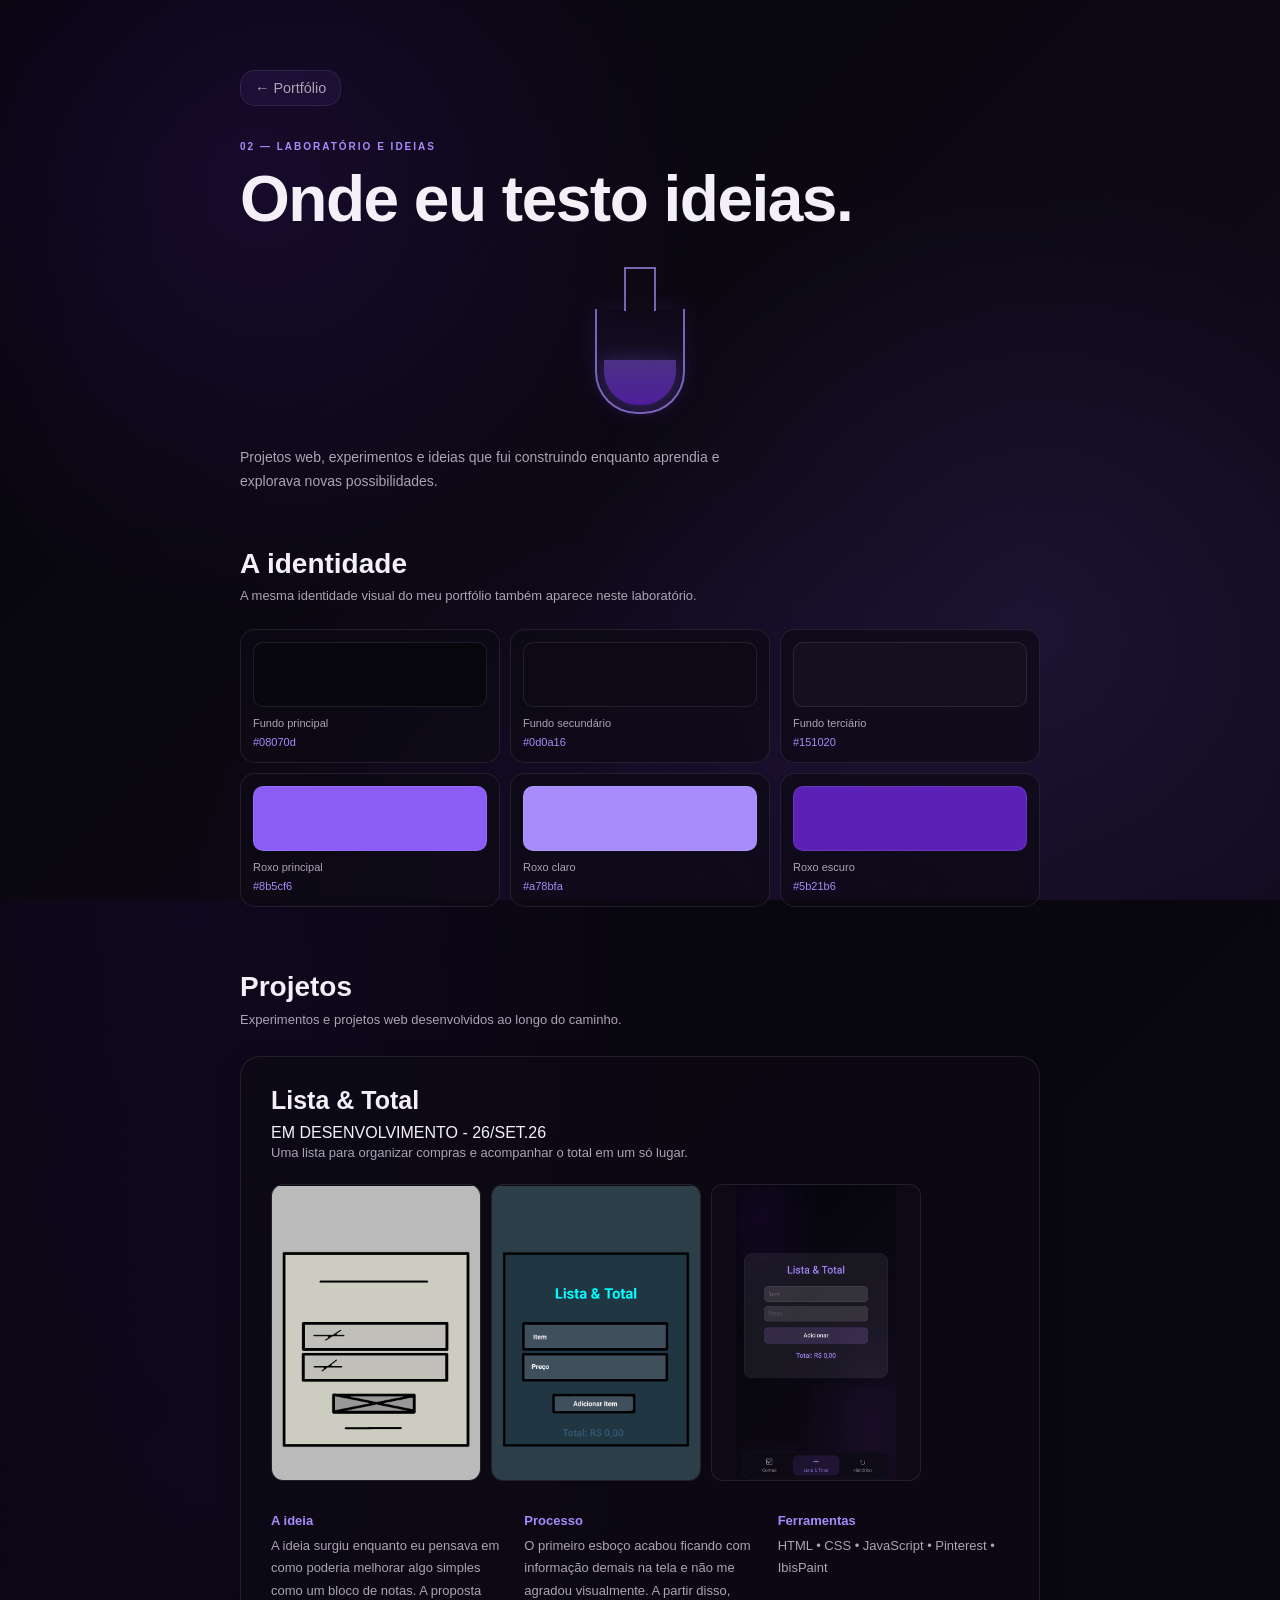
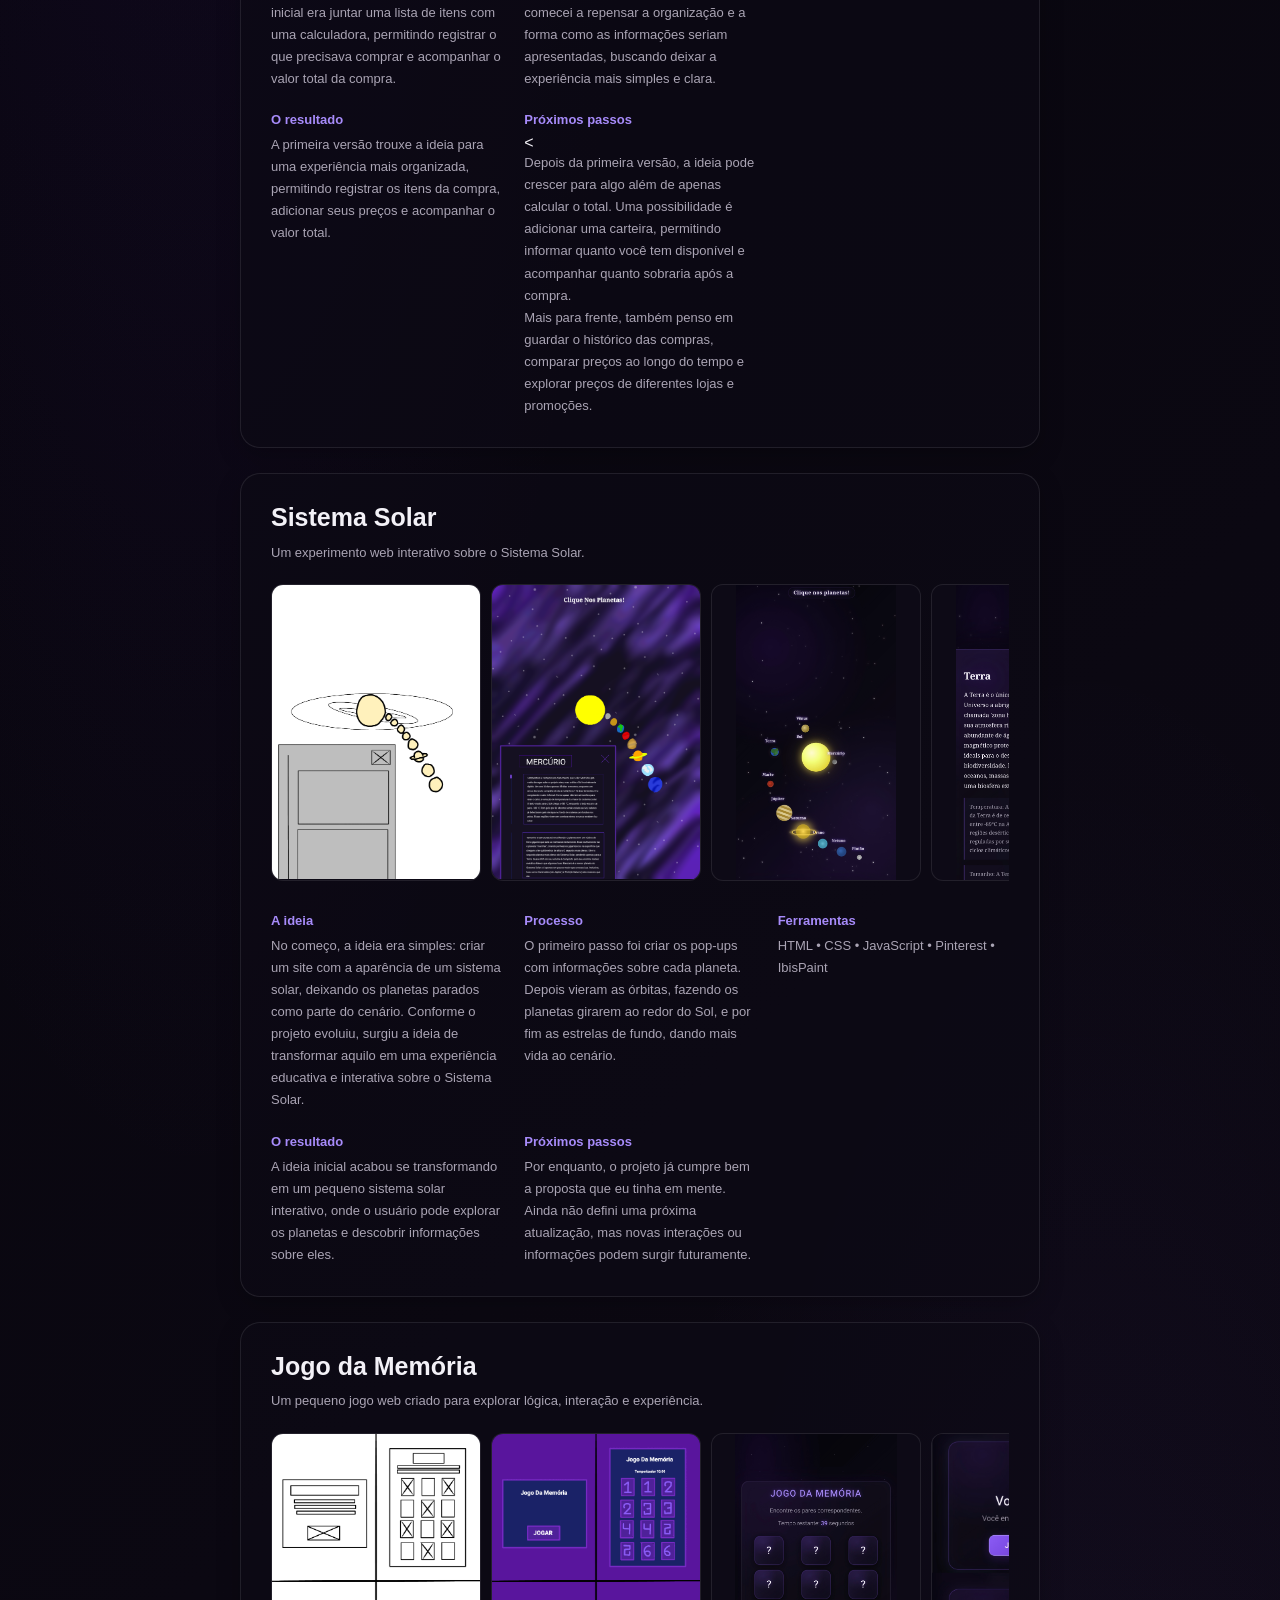
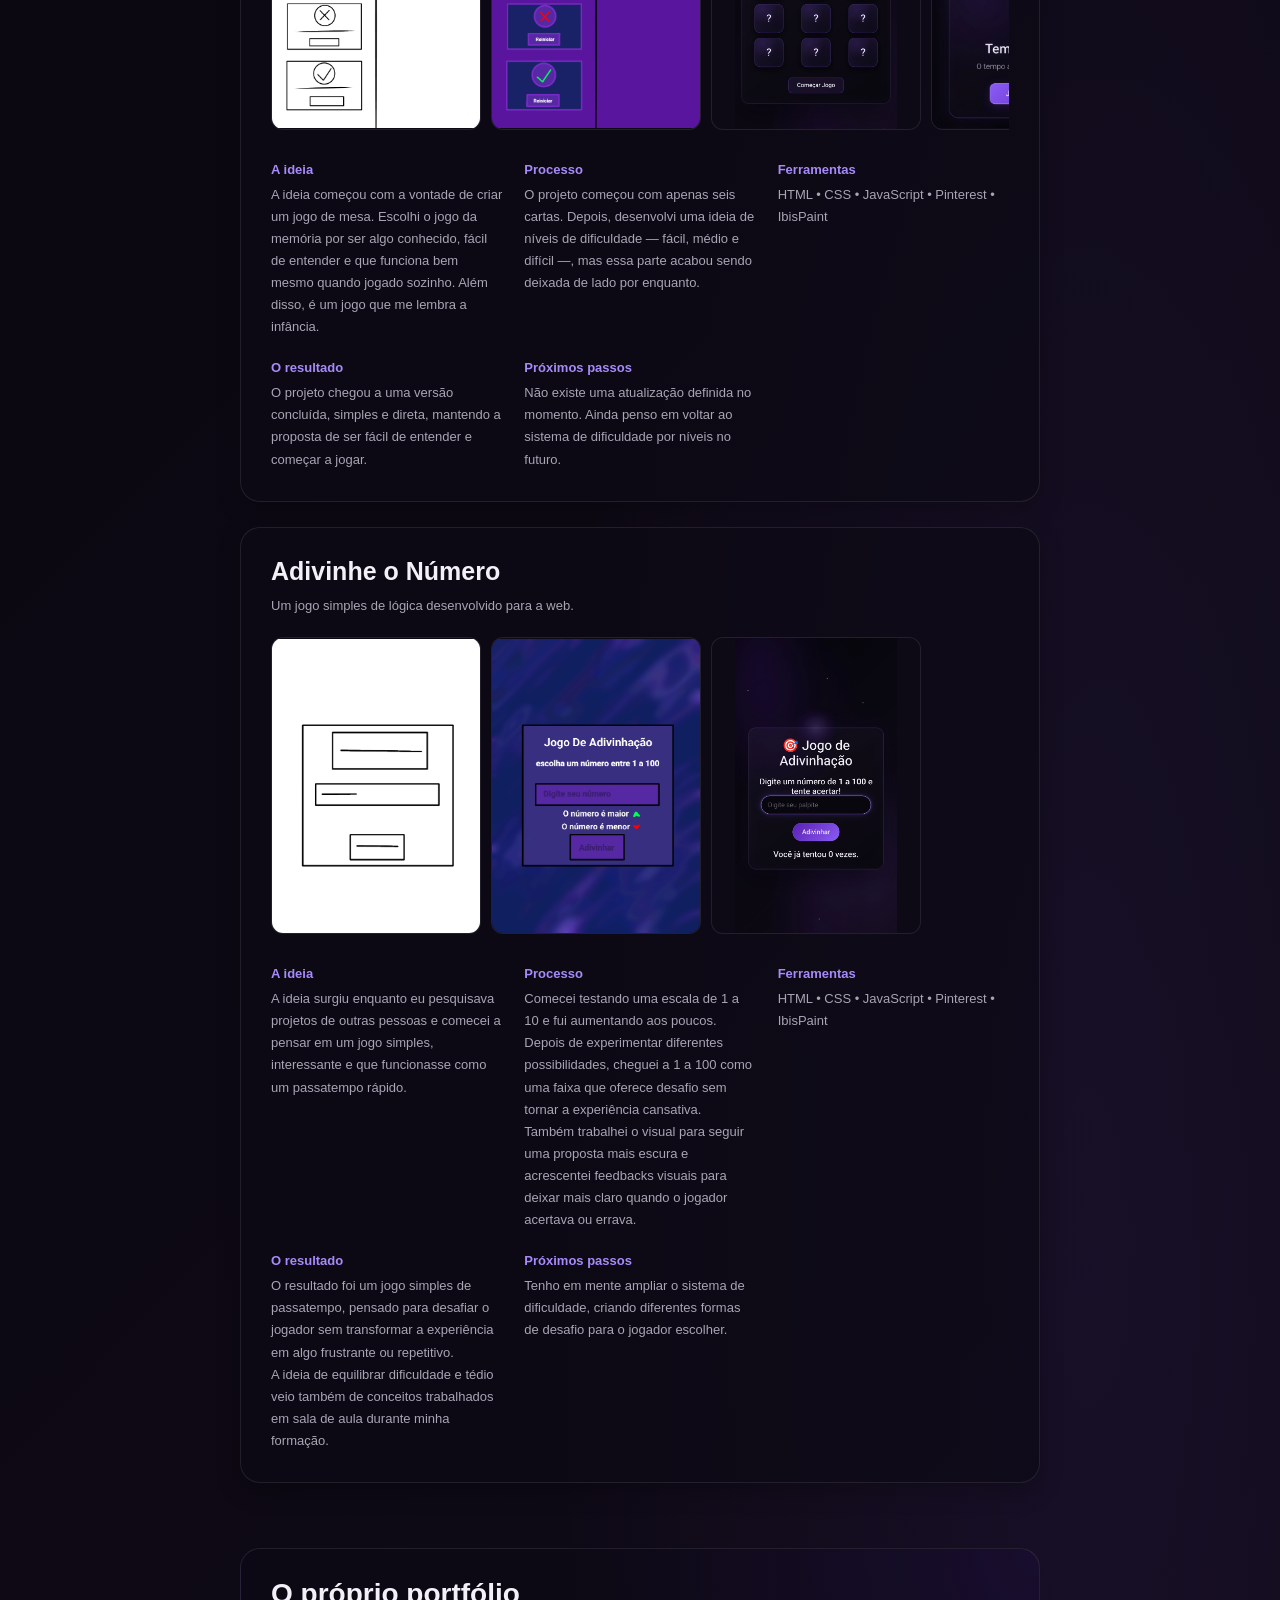
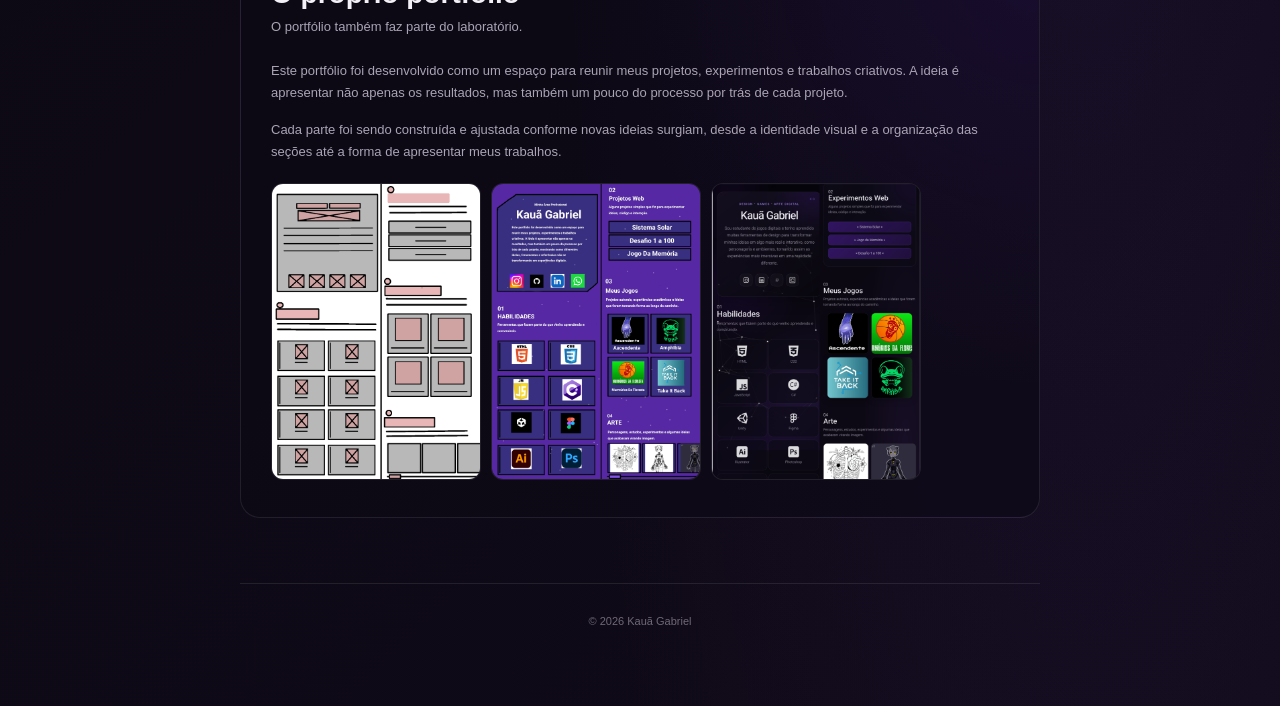
<file: Labs/labs.html>
<!DOCTYPE html>
<html lang="pt-br">

<head>
    <meta charset="UTF-8">
    <meta name="viewport" content="width=device-width, initial-scale=1.0">
    
    <title>Labs — Kauã Gabriel</title>
    
    <link rel="stylesheet" href="labs.css">
</head>

<body>
    
    <main class="labs-container">
        
        
        <!-- =====================================================
             CABEÇALHO
             ===================================================== -->
        
        <header class="labs-header">
            
            <a href="../index.html" class="labs-voltar">
                ← Portfólio
            </a>
            
            
            <span class="mini-titulo">
                02 — LABORATÓRIO E IDEIAS
            </span>
            
            
            <h1>
                Onde eu testo ideias.
            </h1>
            
            
            <div class="lab-preview-content">
                
                <div class="lab-illustration">
                    
                    <div class="flask">
                        
                        <div class="flask-neck"></div>
                        
                        <div class="liquid">
                            <span></span>
                            <span></span>
                            <span></span>
                        </div>
                        
                    </div>
                    
                    <div class="bubble bubble-1"></div>
                    <div class="bubble bubble-2"></div>
                    <div class="bubble bubble-3"></div>
                    
                </div>
                
            </div>
            
            
            <p>
                Projetos web, experimentos e ideias que fui
                construindo enquanto aprendia e explorava
                novas possibilidades.
            </p>
            
        </header>
        
        
        <!-- =====================================================
             IDENTIDADE
             ===================================================== -->
        
        <section class="labs-section">
            
            <div class="secao-titulo">
                
                <h2>
                    A identidade
                </h2>
                
                <p>
                    A mesma identidade visual do meu portfólio
                    também aparece neste laboratório.
                </p>
                
            </div>
            
            
            <div class="paleta">
                
                <div class="cor-item">
                    <div class="cor cor-fundo"></div>
                    <span>Fundo principal</span>
                    <strong>#08070d</strong>
                </div>
                
                
                <div class="cor-item">
                    <div class="cor cor-fundo-2"></div>
                    <span>Fundo secundário</span>
                    <strong>#0d0a16</strong>
                </div>
                
                
                <div class="cor-item">
                    <div class="cor cor-fundo-3"></div>
                    <span>Fundo terciário</span>
                    <strong>#151020</strong>
                </div>
                
                
                <div class="cor-item">
                    <div class="cor cor-roxo"></div>
                    <span>Roxo principal</span>
                    <strong>#8b5cf6</strong>
                </div>
                
                
                <div class="cor-item">
                    <div class="cor cor-roxo-claro"></div>
                    <span>Roxo claro</span>
                    <strong>#a78bfa</strong>
                </div>
                
                
                <div class="cor-item">
                    <div class="cor cor-roxo-escuro"></div>
                    <span>Roxo escuro</span>
                    <strong>#5b21b6</strong>
                </div>
                
            </div>
            
        </section>
        
        
        <!-- =====================================================
             PROJETOS
             ===================================================== -->
        
        <section class="labs-section projetos-section">
            
            
            <div class="secao-titulo">
                
                <h2>
                    Projetos
                </h2>
                
                <p>
                    Experimentos e projetos web desenvolvidos
                    ao longo do caminho.
                </p>
                
            </div>
            
            
            <!-- =================================================
                 LISTA & TOTAL
                 ================================================= -->
            
            <article class="lab-project">
                
                <h3>
                    Lista &amp; Total
                </h3>
                
                
                <span class="project-status">
                    EM DESENVOLVIMENTO - 26/SET.26
                </span>
                
                
                <p class="project-intro">
                    Uma lista para organizar compras e acompanhar
                    o total em um só lugar.
                </p>
                
                
                <div class="project-gallery">
                    
                    <img src="Imglabs/ListaTotal01.png" alt="Lista & Total">
                    
                    <img src="Imglabs/ListaTotal02.png" alt="Lista & Total">

                    <img src="Imglabs/ListaTotal03.jpg" alt="Lista & Total">
                </div>
                
                
                <div class="project-info">
                    
                    <div>
                        <h4>
                            A ideia
                        </h4>
                        
                        <p>
                            A ideia surgiu enquanto eu pensava em como
                            poderia melhorar algo simples como um bloco
                            de notas. A proposta inicial era juntar uma
                            lista de itens com uma calculadora, permitindo
                            registrar o que precisava comprar e acompanhar
                            o valor total da compra.
                        </p>
                    </div>
                    
                    
                    <div>
                        <h4>
                            Processo
                        </h4>
                        
                        <p>
                            O primeiro esboço acabou ficando com informação
                            demais na tela e não me agradou visualmente.
                            A partir disso, comecei a repensar a organização
                            e a forma como as informações seriam apresentadas,
                            buscando deixar a experiência mais simples e clara.
                        </p>
                    </div>
                    
                    
                    <div>
                        <h4>
                            Ferramentas
                        </h4>
                        <p>
                            HTML • CSS • JavaScript • Pinterest • IbisPaint
                        </p>
                    </div>
                    
                    
                    <div>
                        <h4>
                            O resultado
                        </h4>
                        
                        <p>
                            A primeira versão trouxe a ideia para uma
                            experiência mais organizada, permitindo registrar
                            os itens da compra, adicionar seus preços e
                            acompanhar o valor total.
                        </p>
                    </div>
                    
                    
                    <div>
                        <h4>
                            Próximos passos
                        </h4>
                        
                        <<p>
    Depois da primeira versão, a ideia pode crescer para algo além
    de apenas calcular o total. Uma possibilidade é adicionar uma
    carteira, permitindo informar quanto você tem disponível e
    acompanhar quanto sobraria após a compra.
</p>

<p>
    Mais para frente, também penso em guardar o histórico das compras,
    comparar preços ao longo do tempo e explorar preços de diferentes
    lojas e promoções.
</p>
                        
                    </div>
                    
                </div>
                
            </article>
            
            
            <!-- =================================================
                 SISTEMA SOLAR
                 ================================================= -->
            
            <article class="lab-project">
                
                <h3>
                    Sistema Solar
                </h3>
                
                
                <p class="project-intro">
                    Um experimento web interativo sobre
                    o Sistema Solar.
                </p>
                
                
                <div class="project-gallery">
                    
                    <img src="Imglabs/SistemaSolar01.png" alt="Sistema Solar">
                    
                    <img src="Imglabs/SistemaSolar02.png" alt="Sistema Solar">
                    
                    <img src="Imglabs/SistemaSolar03.jpg" alt="Sistema Solar">
                    
                    <img src="Imglabs/SistemaSolar04.jpg" alt="Sistema Solar">
                    
                </div>
                
                
                <div class="project-info">
                    
                    <div>
                        <h4>
                            A ideia
                        </h4>
                        
                        <p>
                            No começo, a ideia era simples: criar um site
                            com a aparência de um sistema solar, deixando
                            os planetas parados como parte do cenário.
                            Conforme o projeto evoluiu, surgiu a ideia de
                            transformar aquilo em uma experiência educativa
                            e interativa sobre o Sistema Solar.
                        </p>
                    </div>
                    
                    
                    <div>
                        <h4>
                            Processo
                        </h4>
                        
                        <p>
                            O primeiro passo foi criar os pop-ups com
                            informações sobre cada planeta. Depois vieram
                            as órbitas, fazendo os planetas girarem ao redor
                            do Sol, e por fim as estrelas de fundo, dando
                            mais vida ao cenário.
                        </p>
                    </div>
                    
                    
                    <div>
                        <h4>
                            Ferramentas
                        </h4>
                        
                        <p>
                            HTML • CSS • JavaScript • Pinterest • IbisPaint
                        </p>
                    </div>
                    
                    
                    <div>
                        <h4>
                            O resultado
                        </h4>
                        
                        <p>
                            A ideia inicial acabou se transformando em um
                            pequeno sistema solar interativo, onde o usuário
                            pode explorar os planetas e descobrir informações
                            sobre eles.
                        </p>
                    </div>
                    
                    
                    <div>
                        <h4>
                            Próximos passos
                        </h4>
                        
                        <p>
                            Por enquanto, o projeto já cumpre bem a proposta
                            que eu tinha em mente. Ainda não defini uma próxima
                            atualização, mas novas interações ou informações
                            podem surgir futuramente.
                        </p>
                    </div>
                    
                </div>
                
            </article>
            
            
            <!-- =================================================
                 JOGO DA MEMÓRIA
                 ================================================= -->
            
            <article class="lab-project">
                
                <h3>
                    Jogo da Memória
                </h3>
                
                
                <p class="project-intro">
                    Um pequeno jogo web criado para explorar
                    lógica, interação e experiência.
                </p>
                
                
                <div class="project-gallery">
                    
                    <img src="Imglabs/Memoria01.png" alt="Jogo da Memória">
                    
                    <img src="Imglabs/Memoria02.png" alt="Jogo da Memória">
                    
                    <img src="Imglabs/Memoria03.jpg" alt="Jogo da Memória">
                    
                    <img src="Imglabs/Memoria04.png" alt="Jogo da Memória">
                    
                </div>
                
                
                <div class="project-info">
                    
                    <div>
                        <h4>
                            A ideia
                        </h4>
                        
                        <p>
                            A ideia começou com a vontade de criar um jogo
                            de mesa. Escolhi o jogo da memória por ser algo
                            conhecido, fácil de entender e que funciona bem
                            mesmo quando jogado sozinho. Além disso, é um jogo
                            que me lembra a infância.
                        </p>
                    </div>
                    
                    
                    <div>
                        <h4>
                            Processo
                        </h4>
                        
                        <p>
                            O projeto começou com apenas seis cartas.
                            Depois, desenvolvi uma ideia de níveis de
                            dificuldade — fácil, médio e difícil —,
                            mas essa parte acabou sendo deixada de lado
                            por enquanto.
                        </p>
                    </div>
                    
                    
                    <div>
                        <h4>
                            Ferramentas
                        </h4>
                        
                        <p>
                            HTML • CSS • JavaScript • Pinterest • IbisPaint
                        </p>
                    </div>
                    
                    
                    <div>
                        <h4>
                            O resultado
                        </h4>
                        
                        <p>
                            O projeto chegou a uma versão concluída,
                            simples e direta, mantendo a proposta de ser
                            fácil de entender e começar a jogar.
                        </p>
                    </div>
                    
                    
                    <div>
                        <h4>
                            Próximos passos
                        </h4>
                        
                        <p>
                            Não existe uma atualização definida no momento.
                            Ainda penso em voltar ao sistema de dificuldade
                            por níveis no futuro.
                        </p>
                    </div>
                    
                </div>
                
            </article>
            
            
            <!-- =================================================
                 ADIVINHE O NÚMERO
                 ================================================= -->
            
            <article class="lab-project">
                
                <h3>
                    Adivinhe o Número
                </h3>
                
                
                <p class="project-intro">
                    Um jogo simples de lógica desenvolvido
                    para a web.
                </p>
                
                
                <div class="project-gallery">
                    
                    <img src="Imglabs/AdivinhaONumero01.png" alt="Adivinhe o Número">
                    
                    <img src="Imglabs/AdivinhaONumero02.png" alt="Adivinhe o Número">
                    
                    <img src="Imglabs/AdivinhaONumero03.jpg" alt="Adivinhe o Número">
                    
                </div>
                
                
                <div class="project-info">
                    
                    <div>
                        <h4>
                            A ideia
                        </h4>
                        
                        <p>
                            A ideia surgiu enquanto eu pesquisava projetos
                            de outras pessoas e comecei a pensar em um jogo
                            simples, interessante e que funcionasse como
                            um passatempo rápido.
                        </p>
                    </div>
                    
                    
                    <div>
                        <h4>
                            Processo
                        </h4>
                        
                        <p>
                            Comecei testando uma escala de 1 a 10 e fui
                            aumentando aos poucos. Depois de experimentar
                            diferentes possibilidades, cheguei a 1 a 100
                            como uma faixa que oferece desafio sem tornar
                            a experiência cansativa.
                        </p>
                        
                        <p>
                            Também trabalhei o visual para seguir uma proposta
                            mais escura e acrescentei feedbacks visuais para
                            deixar mais claro quando o jogador acertava ou errava.
                        </p>
                    </div>
                    
                    
                    <div>
                        <h4>
                            Ferramentas
                        </h4>
                        
                        <p>
                            HTML • CSS • JavaScript • Pinterest • IbisPaint
                        </p>
                    </div>
                    
                    
                    <div>
                        <h4>
                            O resultado
                        </h4>
                        
                        <p>
                            O resultado foi um jogo simples de passatempo,
                            pensado para desafiar o jogador sem transformar
                            a experiência em algo frustrante ou repetitivo.
                        </p>
                        
                        <p>
                            A ideia de equilibrar dificuldade e tédio veio
                            também de conceitos trabalhados em sala de aula
                            durante minha formação.
                        </p>
                    </div>
                    
                    
                    <div>
                        <h4>
                            Próximos passos
                        </h4>
                        
                        <p>
                            Tenho em mente ampliar o sistema de dificuldade,
                            criando diferentes formas de desafio para
                            o jogador escolher.
                        </p>
                    </div>
                    
                </div>
                
            </article>
            
        </section>
        
        
        <!-- =====================================================
             O PORTFÓLIO
             ===================================================== -->
        
        <section class="labs-section portfolio-section">
            
            <div class="secao-titulo">
                
                <h2>
                    O próprio portfólio
                </h2>
                
                <p>
                    O portfólio também faz parte do laboratório.
                </p>
                
            </div>
            
            
            <div class="portfolio-text">
                
                <p>
                    Este portfólio foi desenvolvido como um espaço
                    para reunir meus projetos, experimentos e trabalhos
                    criativos. A ideia é apresentar não apenas os
                    resultados, mas também um pouco do processo por trás
                    de cada projeto.
                </p>
                
                
                <p>
                    Cada parte foi sendo construída e ajustada conforme
                    novas ideias surgiam, desde a identidade visual e a
                    organização das seções até a forma de apresentar
                    meus trabalhos.
                </p>
                
            </div>
            
            
            <div class="project-gallery">
                
                <img src="Imglabs/Portfolio01.png" alt="Portfólio Kauã Gabriel">
                
                <img src="Imglabs/Portfolio02.png" alt="Portfólio Kauã Gabriel">
                
                <img src="Imglabs/Portfolio03.png" alt="Portfólio Kauã Gabriel">
                
            </div>
            
        </section>
        
        
        <!-- =====================================================
             FOOTER
             ===================================================== -->
        
        <footer class="labs-footer">
            
            <p>
                © 2026 Kauã Gabriel
            </p>
            
        </footer>
        
        
    </main>
    
</body>

</html>
</file>
<file: Labs/labs.css>
/* =========================================================
   KAUÃ GABRIEL — LABORATÓRIO
   BASEADO NA IDENTIDADE DO PORTFÓLIO
   MOBILE FIRST
   ========================================================= */

:root {
  --fundo: #08070d;
  --fundo-2: #0d0a16;
  --fundo-3: #151020;

  --roxo: #8b5cf6;
  --roxo-claro: #a78bfa;
  --roxo-escuro: #5b21b6;
  --roxo-suave: rgba(139, 92, 246, 0.12);

  --branco: #f3f1f7;
  --cinza: #aaa4b4;
  --cinza-escuro: #6e6877;

  --borda: rgba(255, 255, 255, 0.09);
  --borda-roxa: rgba(139, 92, 246, 0.35);

  --sombra: rgba(0, 0, 0, 0.45);
}


/* =========================================================
   RESET
   ========================================================= */

* {
  margin: 0;
  padding: 0;
  box-sizing: border-box;
}

html {
  scroll-behavior: smooth;
}

body {
  min-height: 100vh;

  font-family: Arial, Helvetica, sans-serif;

  color: var(--branco);

  overflow-x: hidden;

  background:
    radial-gradient(
      ellipse at 15% 10%,
      rgba(91, 33, 182, 0.12),
      transparent 32%
    ),
    radial-gradient(
      ellipse at 85% 80%,
      rgba(139, 92, 246, 0.08),
      transparent 35%
    ),
    linear-gradient(
      135deg,
      #05040a,
      #0b0812 50%,
      #100a18
    );
}

a {
  color: inherit;
  text-decoration: none;
}

img {
  max-width: 100%;
  display: block;
}


/* =========================================================
   FUNDO
   ========================================================= */

body::before {
  content: "";

  position: fixed;

  inset: 0;

  width: 100%;
  height: 100%;

  z-index: -1;

  pointer-events: none;

  background:
    radial-gradient(
      circle at 20% 20%,
      rgba(91, 33, 182, 0.18),
      transparent 35%
    ),
    radial-gradient(
      circle at 80% 70%,
      rgba(139, 92, 246, 0.12),
      transparent 38%
    ),
    radial-gradient(
      circle at 50% 100%,
      rgba(76, 29, 149, 0.16),
      transparent 40%
    ),
    linear-gradient(
      135deg,
      #05040a 0%,
      #0b0812 45%,
      #100a1c 100%
    );
}

/* =========================
   BOTÃO VOLTAR
========================= */

.labs-voltar {
  display: inline-flex;
  align-items: center;
  gap: 60px;
  margin-bottom: 35px;

  padding: 9px 14px;

  color: var(--cinza);
  background: rgba(139, 92, 246, 0.08);

  border: 1px solid var(--borda);
  border-radius: 15px;

  text-decoration: none;

  font-size: 0.9rem;
  font-weight: 500;

  transition:
    color 0.3s ease,
    background 0.3s ease,
    border-color 0.3s ease,
    transform 0.3s ease;
}

.labs-voltar:hover {
  color: var(--roxo-claro);

  background: var(--roxo-suave);

  border-color: var(--borda-roxa);

  transform: translateX(-4px);
}


/* =========================================================
   CONTAINER
   ========================================================= */

.labs-container {
  width: calc(100% - 30px);

  max-width: 600px;

  margin: 0 auto;

  padding: 35px 0 40px;
}


/* =========================================================
   CABEÇALHO
   ========================================================= */

.labs-header {
  margin-bottom: 55px;
}

.mini-titulo {
  display: block;

  margin-bottom: 15px;

  font-size: 10px;

  font-weight: bold;

  letter-spacing: 2px;

  color: var(--roxo-claro);
}

.labs-header h1 {
  margin-bottom: 15px;

  font-size: 38px;

  line-height: 1;

  letter-spacing: -1.5px;
}

.labs-header p {
  max-width: 500px;

  font-size: 14px;

  line-height: 1.7;

  color: var(--cinza);
}


/* =========================================================
   SEÇÕES
   ========================================================= */

.labs-section {
  width: 100%;

  margin: 0 auto 55px;
}

.secao-titulo {
  margin-bottom: 22px;
}

.secao-numero {
  display: block;

  margin-bottom: 5px;

  font-size: 10px;

  font-weight: bold;

  letter-spacing: 2px;

  color: var(--roxo-claro);

  opacity: 0.75;
}

.secao-titulo h2 {
  margin-bottom: 7px;

  font-size: 28px;

  line-height: 1.1;
}

.secao-titulo p {
  font-size: 13px;

  line-height: 1.6;

  color: var(--cinza);
}


/* =========================================================
   PALETA
   ========================================================= */

.paleta {
  display: grid;

  grid-template-columns: repeat(2, 1fr);

  gap: 10px;
}

.cor-item {
  padding: 12px;

  border: 1px solid var(--borda);

  border-radius: 15px;

  background:
    rgba(13, 10, 22, 0.72);
}

.cor {
  width: 100%;
  height: 65px;

  margin-bottom: 10px;

  border-radius: 10px;

  border: 1px solid var(--borda);
}

.cor-item span {
  display: block;

  margin-bottom: 3px;

  font-size: 11px;

  color: var(--cinza);
}

.cor-item strong {
  font-size: 11px;

  font-weight: normal;

  color: var(--roxo-claro);
}


/* cores */

.cor-fundo {
  background: #08070d;
}

.cor-fundo-2 {
  background: #0d0a16;
}

.cor-fundo-3 {
  background: #151020;
}

.cor-roxo {
  background: #8b5cf6;
}

.cor-roxo-claro {
  background: #a78bfa;
}

.cor-roxo-escuro {
  background: #5b21b6;
}


/* =========================================================
   PROJETOS
   ========================================================= */

.lab-project {
  margin-top: 25px;

  padding: 22px 18px;

  border: 1px solid var(--borda);

  border-radius: 20px;

  background:
    rgba(13, 10, 22, 0.72);

  box-shadow:
    0 8px 25px rgba(0, 0, 0, 0.22);
}

.lab-project:hover {
  border-color: var(--borda-roxa);
}


/* projeto atual */

.projeto-atual {
  border-color: var(--borda-roxa);

  background:
    radial-gradient(
      circle at 100% 0%,
      rgba(91, 33, 182, 0.12),
      transparent 45%
    ),
    rgba(13, 10, 22, 0.72);
}

.project-number {
  display: block;

  margin-bottom: 10px;

  font-size: 10px;

  font-weight: bold;

  letter-spacing: 1.5px;

  color: var(--roxo-claro);
}

.lab-project h3 {
  margin-bottom: 10px;

  font-size: 25px;

  line-height: 1.1;
}

.project-intro {
  font-size: 13px;

  line-height: 1.7;

  color: var(--cinza);
}


/* =========================================================
   GALERIA
   ========================================================= */

.project-gallery {
  display: flex;

  gap: 10px;

  margin-top: 20px;

  overflow-x: auto;

  padding-bottom: 7px;

  scrollbar-width: thin;

  scrollbar-color:
    var(--roxo-escuro)
    transparent;
}

.project-gallery img {
  width: 210px;
  aspect-ratio: 210 / 297;
  
  flex-shrink: 0;
  
  object-fit: contain;
  
  border: 1px solid var(--borda);
  
  border-radius: 12px;
  
  background: var(--fundo-2);
  
  transition:
    transform 0.25s ease,
    border-color 0.25s ease;
}

.project-gallery img:hover {
  transform: translateY(-3px);

  border-color: var(--borda-roxa);
}


/* =========================================================
   INFORMAÇÕES DOS PROJETOS
   ========================================================= */

.project-info {
  display: grid;

  gap: 22px;

  margin-top: 25px;
}

.project-info h4 {
  margin-bottom: 7px;

  font-size: 13px;

  color: var(--roxo-claro);
}

.project-info p {
  font-size: 13px;

  line-height: 1.7;

  color: var(--cinza);
}


/* =========================================================
   PORTFÓLIO
   ========================================================= */

.portfolio-section {
  padding: 22px 18px;

  border: 1px solid var(--borda);

  border-radius: 20px;

  background:
    radial-gradient(
      circle at 100% 0%,
      rgba(91, 33, 182, 0.12),
      transparent 45%
    ),
    rgba(13, 10, 22, 0.65);
}

.portfolio-text {
  display: grid;

  gap: 15px;
}

.portfolio-text p {
  font-size: 13px;

  line-height: 1.7;

  color: var(--cinza);
}


/* =========================================================
   FOOTER
   ========================================================= */

.labs-footer {
  width: 100%;

  margin-top: 10px;

  padding: 28px 10px 35px;

  display: flex;

  flex-direction: column;

  gap: 12px;

  border-top: 1px solid var(--borda);

  color: var(--cinza-escuro);

  font-size: 11px;

  line-height: 1.7;

  text-align: center;
}

.labs footer a {
  color: var(--roxo-claro);

  transition: color 0.2s ease;
}

.labs-footer a:hover {
  color: var(--branco);
}


/* =========================================================
   SELEÇÃO
   ========================================================= */

::selection {
  background: rgba(139, 92, 246, 0.35);

  color: white;
}


/* =========================================================
   TABLET
   ========================================================= */

@media (min-width: 650px) {

  .labs-container {
    max-width: 800px;

    padding-top: 55px;
  }

  .labs-header h1 {
    font-size: 50px;
  }

  .paleta {
    grid-template-columns: repeat(3, 1fr);
  }

  .project-info {
    grid-template-columns: repeat(3, 1fr);
  }

  .lab-project {
    padding: 30px;
  }

  .portfolio-section {
    padding: 30px;
  }

}


/* =========================================================
   DESKTOP
   ========================================================= */

@media (min-width: 950px) {

  .labs-container {
    padding-top: 70px;
  }

  .labs-header h1 {
    font-size: 64px;
  }

  .labs-section {
    margin-bottom: 65px;
  }

}

/* =========================
   LABORATÓRIO — ILUSTRAÇÃO
========================= */

.lab-preview-content {
  display: flex;
  flex-direction: column;
  align-items: center;
  gap: 25px;
  margin-top: 25px;
}

.lab-illustration {
  position: relative;
  width: 260px;
  height: 190px;
  margin: 0 auto;
}


/* Mesa */

.lab-table {
  position: absolute;
  bottom: 20px;
  left: 25px;
  width: 210px;
  height: 12px;

  background: var(--fundo-3);
  border: 1px solid var(--borda-roxa);
  border-radius: 8px;

  box-shadow:
    0 0 20px rgba(139, 92, 246, 0.08);

  animation: table-glow 4s ease-in-out infinite;
}

@keyframes table-glow {

  0%,
  100% {
    box-shadow:
      0 0 15px rgba(139, 92, 246, 0.05);
  }

  50% {
    box-shadow:
      0 0 25px rgba(139, 92, 246, 0.14);
  }

}


/* Frasco */

.flask {
  position: absolute;
  bottom: 32px;
  left: 50%;

  width: 90px;
  height: 105px;

  transform: translateX(-50%);

  border: 2px solid rgba(167, 139, 250, 0.7);
  border-top: none;

  border-radius: 0 0 42px 42px;

  background:
    linear-gradient(
      to top,
      rgba(139, 92, 246, 0.14),
      rgba(139, 92, 246, 0.02)
    );

  box-shadow:
    0 0 25px rgba(139, 92, 246, 0.12);

  animation: flask-glow 4s ease-in-out infinite;
}

@keyframes flask-glow {

  0%,
  100% {
    box-shadow:
      0 0 20px rgba(139, 92, 246, 0.10);
  }

  50% {
    box-shadow:
      0 0 32px rgba(139, 92, 246, 0.22);
  }

}


/* Pescoço do frasco */

.flask-neck {
  position: absolute;
  top: -42px;
  left: 50%;

  width: 32px;
  height: 44px;

  transform: translateX(-50%);

  border: 2px solid rgba(167, 139, 250, 0.7);
  border-bottom: none;

  background: rgba(13, 10, 22, 0.7);

  animation: neck-glow 3s ease-in-out infinite;
}

@keyframes neck-glow {

  0%,
  100% {
    box-shadow:
      0 0 0 rgba(167, 139, 250, 0);
  }

  50% {
    box-shadow:
      0 0 12px rgba(167, 139, 250, 0.18);
  }

}


/* Líquido */

.liquid {
  position: absolute;
  left: 7px;
  right: 7px;
  bottom: 7px;

  height: 45px;

  overflow: hidden;

  border-radius: 0 0 34px 34px;

  background:
    linear-gradient(
      to top,
      rgba(91, 33, 182, 0.8),
      rgba(139, 92, 246, 0.45)
    );

  box-shadow:
    0 0 18px rgba(139, 92, 246, 0.25);

  transform-origin: center bottom;

  animation: liquid-pulse 3s ease-in-out infinite;
}

@keyframes liquid-pulse {

  0%,
  100% {
    transform: scaleX(1);
  }

  50% {
    transform: scaleX(1.04);
  }

}


/* Bolhas dentro do líquido */

.liquid span {
  position: absolute;

  width: 7px;
  height: 7px;

  border-radius: 50%;

  background: var(--roxo-claro);

  opacity: 0;

  animation: lab-bubble 3.5s infinite ease-in;
}

.liquid span:nth-child(1) {
  left: 22%;
  bottom: 3px;
  animation-duration: 3.2s;
}

.liquid span:nth-child(2) {
  left: 48%;
  bottom: 2px;
  animation-duration: 4.2s;
  animation-delay: 1s;
}

.liquid span:nth-child(3) {
  left: 72%;
  bottom: 5px;
  animation-duration: 3.8s;
  animation-delay: 1.8s;
}

@keyframes lab-bubble {

  0% {
    transform:
      translate(0, 8px)
      scale(0.5);

    opacity: 0;
  }

  20% {
    opacity: 0.7;
  }

  55% {
    transform:
      translate(-3px, -18px)
      scale(1);
  }

  100% {
    transform:
      translate(4px, -42px)
      scale(0.7);

    opacity: 0;
  }

}


/* Bolhas fora do frasco */

.bubble {
  position: absolute;

  width: 8px;
  height: 8px;

  border-radius: 50%;

  background: var(--roxo-claro);

  opacity: 0;

  box-shadow:
    0 0 10px rgba(167, 139, 250, 0.5);

  animation: floating-bubble 4s ease-in-out infinite;
}

.bubble-1 {
  top: 30px;
  left: 70px;

  animation-duration: 4.5s;
}

.bubble-2 {
  top: 55px;
  right: 55px;

  width: 5px;
  height: 5px;

  animation-duration: 3.8s;
  animation-delay: 1s;
}

.bubble-3 {
  top: 15px;
  right: 85px;

  width: 6px;
  height: 6px;

  animation-duration: 5s;
  animation-delay: 2s;
}

@keyframes floating-bubble {

  0% {
    transform:
      translate(0, 5px)
      scale(0.5);

    opacity: 0;
  }

  25% {
    opacity: 0.65;
  }

  50% {
    transform:
      translate(-5px, -15px)
      scale(1);
  }

  75% {
    opacity: 0.45;
  }

  100% {
    transform:
      translate(6px, -35px)
      scale(0.6);

    opacity: 0;
  }

}


/* Ajuste do botão */

.lab-preview-content .btn {
  position: relative;
  z-index: 2;
}
</file>
